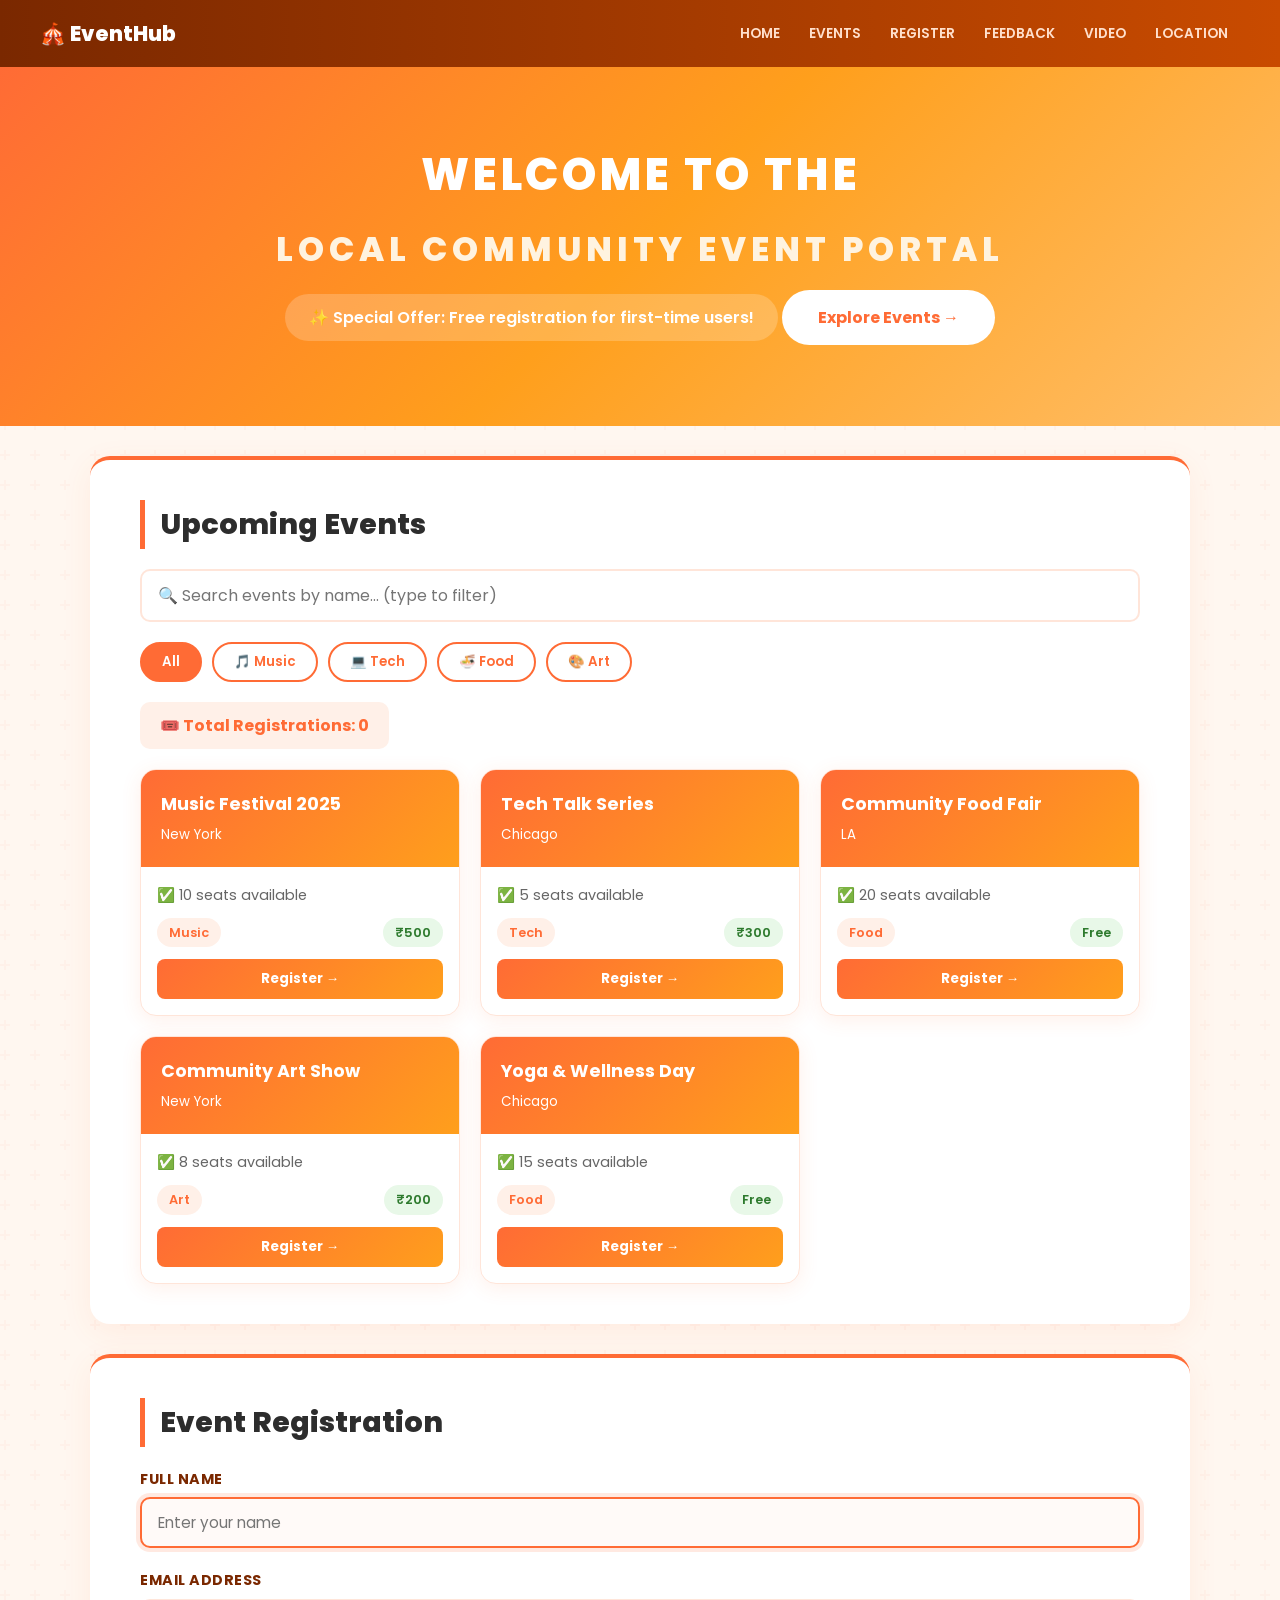
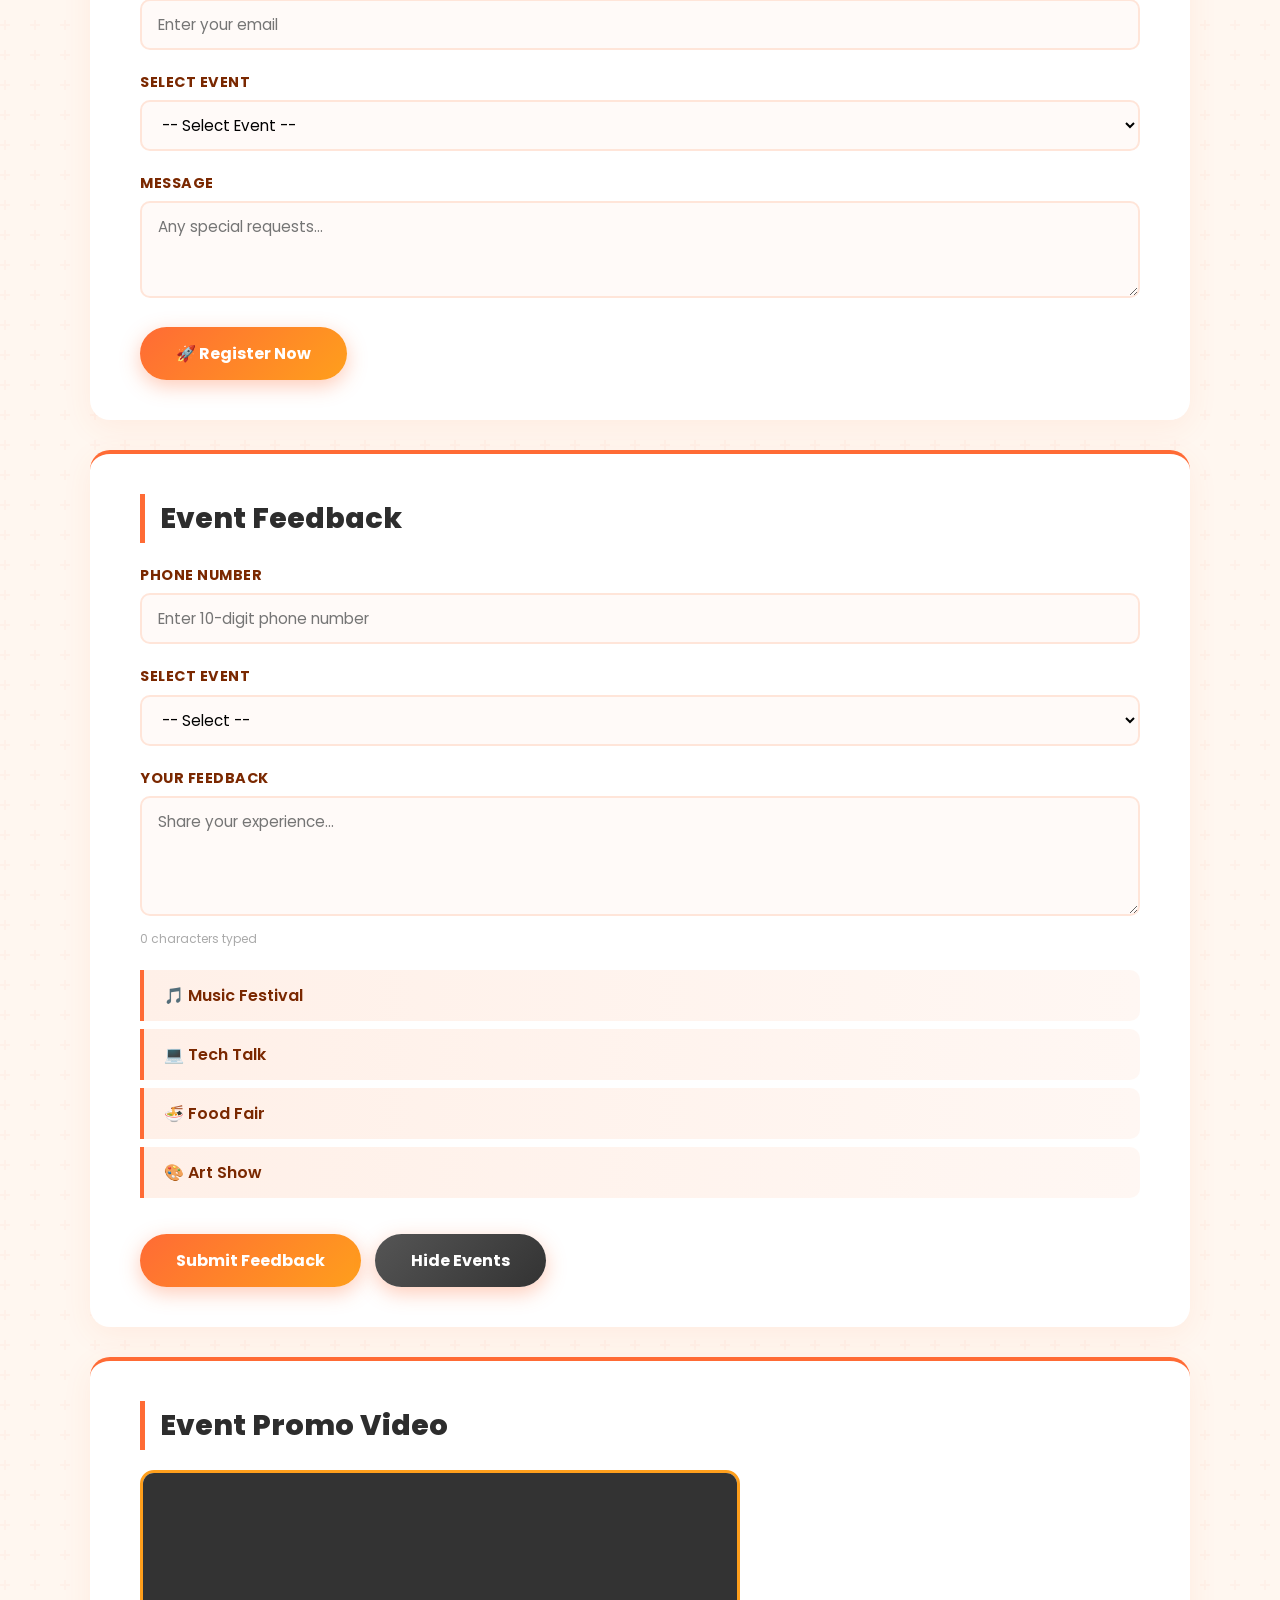
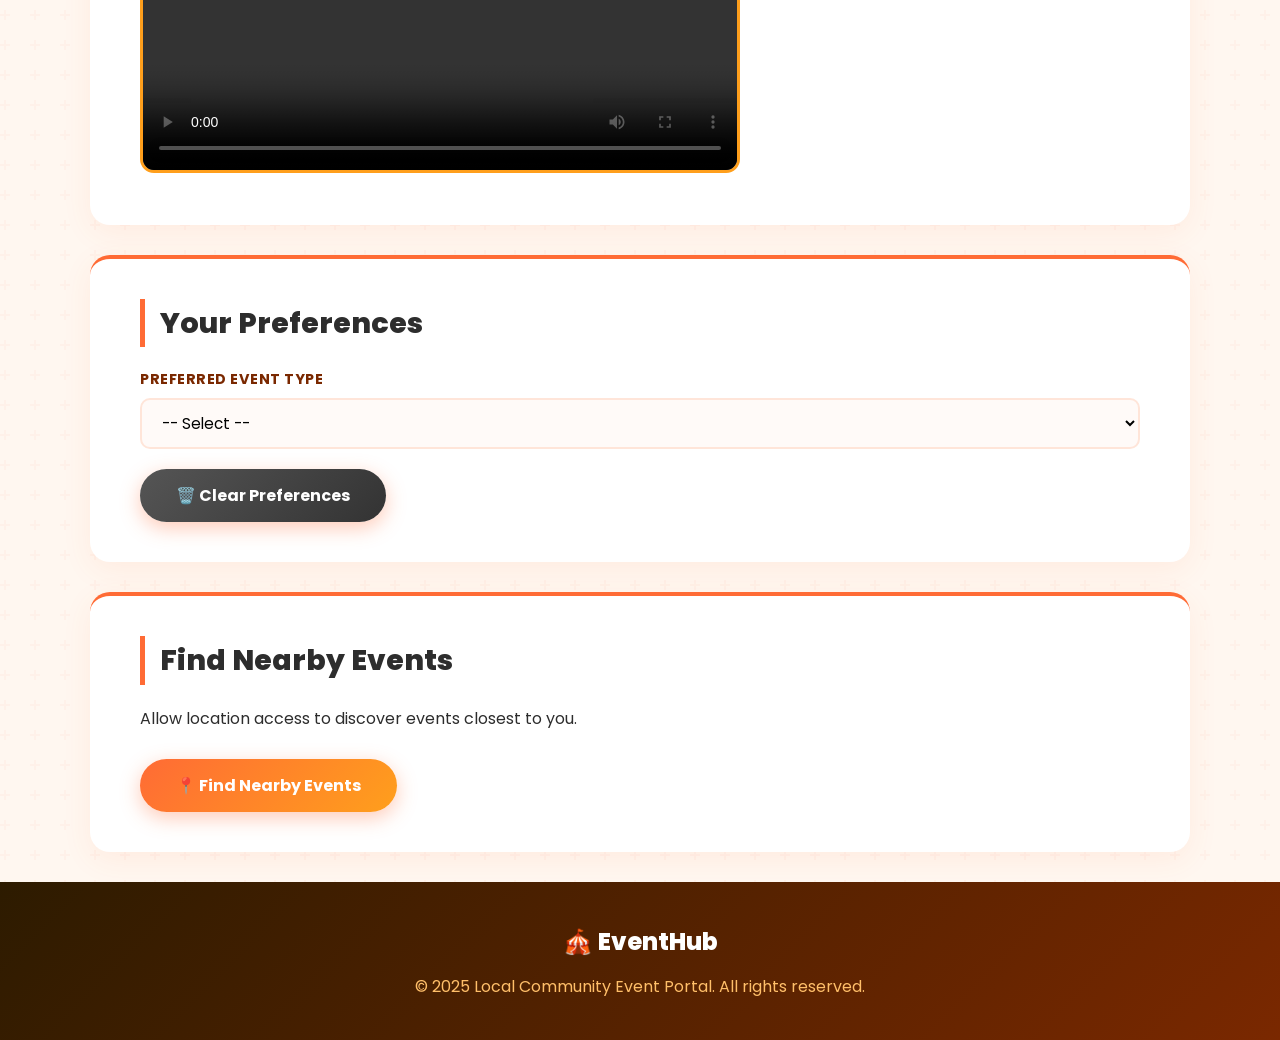
<file: CTS-Digital-Nurture-5.0/Module 1-JavaScript/index.html>
<!DOCTYPE html>
<html lang="en">
<head>
  <meta charset="UTF-8" />
  <meta name="viewport" content="width=device-width, initial-scale=1.0" />
  <title>Local Community Event Portal</title>
  <link href="https://fonts.googleapis.com/css2?family=Poppins:wght@400;600;700;800&display=swap" rel="stylesheet">
  <!-- Exercise 14: jQuery -->
  <script src="https://code.jquery.com/jquery-3.7.1.min.js"></script>
  <style>
    * { margin: 0; padding: 0; box-sizing: border-box; }
    body { font-family: 'Poppins', sans-serif; background-color: #fff7f0; background-image: url("data:image/svg+xml,%3Csvg width='60' height='60' viewBox='0 0 60 60' xmlns='http://www.w3.org/2000/svg'%3E%3Cg fill='none' fill-rule='evenodd'%3E%3Cg fill='%23ff6b35' fill-opacity='0.04'%3E%3Cpath d='M36 34v-4h-2v4h-4v2h4v4h2v-4h4v-2h-4zm0-30V0h-2v4h-4v2h4v4h2V6h4V4h-4zM6 34v-4H4v4H0v2h4v4h2v-4h4v-2H6zM6 4V0H4v4H0v2h4v4h2V6h4V4H6z'/%3E%3C/g%3E%3C/g%3E%3C/svg%3E"); color: #2d2d2d; line-height: 1.7; }
    nav { background: linear-gradient(90deg, #7a2800, #c94b00, #7a2800); background-size: 200%; padding: 16px 40px; display: flex; justify-content: space-between; align-items: center; position: sticky; top: 0; z-index: 100; }
    .nav-brand { color: white; font-size: 1.3rem; font-weight: 800; }
    .nav-links { display: flex; gap: 5px; flex-wrap: wrap; }
    .nav-links a { color: #ffe0cc; text-decoration: none; padding: 6px 12px; border-radius: 6px; font-weight: 600; font-size: 0.85rem; text-transform: uppercase; transition: all 0.3s; }
    .nav-links a:hover { background: rgba(255,255,255,0.2); color: white; }
    #welcomeBanner { background: linear-gradient(135deg, #ff6b35 0%, #ff9f1c 50%, #ffbf69 100%); color: white; padding: 70px 40px; text-align: center; position: relative; overflow: hidden; }
    #welcomeBanner h1 { font-size: 2.8rem; font-weight: 800; text-transform: uppercase; letter-spacing: 3px; }
    .highlight { color: #fff3e0; display: block; font-size: 0.75em; letter-spacing: 5px; margin-top: 8px; }
    .special-offer { background: rgba(255,255,255,0.2); display: inline-block; padding: 10px 24px; border-radius: 30px; margin: 15px 0; font-weight: 600; }
    .hero-btn { display: inline-block; background: white; color: #ff6b35; padding: 14px 36px; border-radius: 50px; font-weight: 700; text-decoration: none; margin-top: 10px; transition: all 0.3s; }
    .hero-btn:hover { transform: translateY(-3px); box-shadow: 0 12px 30px rgba(0,0,0,0.2); }
    section { max-width: 1100px; margin: 30px auto; background: white; padding: 40px 50px; border-radius: 20px; box-shadow: 0 8px 30px rgba(255,107,53,0.08); border-top: 4px solid #ff6b35; }
    h2 { font-size: 1.8rem; font-weight: 800; border-left: 5px solid #ff6b35; padding-left: 15px; margin-bottom: 20px; }
    .form-group { margin-bottom: 20px; }
    .form-group label { display: block; font-weight: 700; color: #7a2800; margin-bottom: 6px; font-size: 0.9rem; text-transform: uppercase; letter-spacing: 0.5px; }
    .form-group input, .form-group select, .form-group textarea { width: 100%; padding: 12px 16px; border: 2px solid #ffe5d9; border-radius: 10px; font-size: 0.95rem; font-family: 'Poppins', sans-serif; background: #fffaf8; transition: border 0.3s; }
    .form-group input:focus, .form-group select:focus, .form-group textarea:focus { outline: none; border-color: #ff6b35; box-shadow: 0 0 0 4px rgba(255,107,53,0.15); }
    .cta-button { background: linear-gradient(135deg, #ff6b35, #ff9f1c); color: white; border: none; padding: 14px 36px; font-size: 1rem; font-weight: 700; border-radius: 50px; cursor: pointer; font-family: 'Poppins', sans-serif; box-shadow: 0 6px 20px rgba(255,107,53,0.35); transition: all 0.3s; }
    .cta-button:hover { transform: translateY(-3px); }
    .error-msg { color: #cc0000; font-size: 0.82rem; margin-top: 4px; display: none; }
    #confirmOutput { display: none; margin-top: 15px; background: #e8f8e8; color: #2d7a2d; padding: 12px 20px; border-radius: 10px; font-weight: 600; border-left: 4px solid #2d7a2d; }
    #searchBox { width: 100%; padding: 12px 16px; border: 2px solid #ffe5d9; border-radius: 10px; font-size: 1rem; font-family: 'Poppins', sans-serif; margin-bottom: 20px; }
    #searchBox:focus { outline: none; border-color: #ff6b35; }
    #loadingSpinner { display: none; text-align: center; padding: 20px; color: #ff6b35; font-weight: 700; }
    .event-cards-grid { display: grid; grid-template-columns: repeat(auto-fill, minmax(280px, 1fr)); gap: 20px; }
    .event-card { background: white; border-radius: 16px; overflow: hidden; box-shadow: 0 4px 20px rgba(255,107,53,0.1); border: 1px solid #ffe5d9; transition: all 0.3s; }
    .event-card:hover { transform: translateY(-5px); box-shadow: 0 12px 30px rgba(255,107,53,0.2); }
    .event-card-header { background: linear-gradient(135deg, #ff6b35, #ff9f1c); padding: 20px; color: white; }
    .event-card-header h3 { font-size: 1.1rem; font-weight: 700; margin: 0; }
    .event-card-body { padding: 16px; }
    .event-card-body p { color: #666; font-size: 0.9rem; margin-bottom: 10px; }
    .event-meta { display: flex; justify-content: space-between; align-items: center; }
    .event-badge { background: #fff0e8; color: #ff6b35; padding: 4px 12px; border-radius: 20px; font-size: 0.8rem; font-weight: 600; }
    .seats-badge { background: #e8f8e8; color: #2d7a2d; padding: 4px 12px; border-radius: 20px; font-size: 0.8rem; font-weight: 600; }
    .register-btn { width: 100%; margin-top: 12px; padding: 10px; background: linear-gradient(135deg, #ff6b35, #ff9f1c); color: white; border: none; border-radius: 8px; font-weight: 700; cursor: pointer; font-family: 'Poppins', sans-serif; transition: all 0.3s; }
    .register-btn:hover { opacity: 0.9; }
    .register-btn:disabled { background: #ccc; cursor: not-allowed; }
    #totalRegistrations { background: #fff0e8; color: #ff6b35; padding: 10px 20px; border-radius: 10px; font-weight: 700; margin-bottom: 20px; display: inline-block; }
    .filter-bar { display: flex; gap: 10px; flex-wrap: wrap; margin-bottom: 20px; }
    .filter-btn { padding: 8px 20px; border: 2px solid #ff6b35; border-radius: 20px; background: white; color: #ff6b35; font-weight: 600; cursor: pointer; font-family: 'Poppins', sans-serif; transition: all 0.3s; }
    .filter-btn.active, .filter-btn:hover { background: #ff6b35; color: white; }
    .event-list-ul { list-style: none; padding: 0; }
    .event-list-ul li { padding: 12px 20px; margin: 8px 0; background: linear-gradient(90deg, #fff0e8, #fff7f3); border-left: 4px solid #ff6b35; border-radius: 0 10px 10px 0; font-weight: 600; color: #7a2800; transition: all 0.2s; }
    .event-list-ul li:hover { transform: translateX(5px); }
    #charCount { font-size: 12px; color: #aaa; margin-top: 5px; }
    #feeDisplay { color: #ff6b35; font-weight: 700; margin-top: 8px; }
    #locationResult { margin-top: 15px; background: #fff0e8; color: #7a2800; padding: 12px 20px; border-radius: 10px; font-weight: 600; display: none; }
    video { width: 100%; max-width: 600px; border-radius: 14px; border: 3px solid #ff9f1c; display: block; }
    #videoMsg { color: #2d7a2d; font-weight: 700; margin-top: 12px; }
    footer { background: linear-gradient(135deg, #2d1b00, #7a2800); color: white; padding: 40px 20px; text-align: center; }
    footer p { color: #ffbf69; }
    .footer-brand { font-size: 1.5rem; font-weight: 800; color: white; margin-bottom: 10px; }
    @media (max-width: 768px) {
      nav { flex-direction: column; gap: 12px; padding: 16px 20px; }
      #welcomeBanner h1 { font-size: 1.6rem; }
      section { padding: 25px 20px; margin: 15px 10px; }
    }
  </style>
</head>
<body>

  <!-- Exercise 1: script src in HTML -->
  <script src="main.js" defer></script>

  <nav>
    <div class="nav-brand">🎪 EventHub</div>
    <div class="nav-links">
      <a href="#home">Home</a>
      <a href="#events">Events</a>
      <a href="#register">Register</a>
      <a href="#feedback">Feedback</a>
      <a href="#video">Video</a>
      <a href="#location">Location</a>
    </div>
  </nav>

  <div id="welcomeBanner">
    <h1>Welcome to the <span class="highlight">Local Community Event Portal</span></h1>
    <p class="special-offer">✨ Special Offer: Free registration for first-time users!</p>
    <a href="#events" class="hero-btn">Explore Events →</a>
  </div>

  <!-- Exercise 7 & 8: DOM + Event Handling — Events Section -->
  <section id="events">
    <h2>Upcoming Events</h2>

    <!-- Exercise 8: keydown quick search -->
    <input type="text" id="searchBox" placeholder="🔍 Search events by name... (type to filter)" />

    <!-- Exercise 8: Filter buttons onchange equivalent -->
    <div class="filter-bar">
      <button class="filter-btn active" onclick="filterEvents('All')">All</button>
      <button class="filter-btn" onclick="filterEvents('Music')">🎵 Music</button>
      <button class="filter-btn" onclick="filterEvents('Tech')">💻 Tech</button>
      <button class="filter-btn" onclick="filterEvents('Food')">🍜 Food</button>
      <button class="filter-btn" onclick="filterEvents('Art')">🎨 Art</button>
    </div>

    <div id="totalRegistrations">🎟️ Total Registrations: 0</div>
    <div id="loadingSpinner">⏳ Loading events...</div>
    <div id="eventCardsGrid" class="event-cards-grid"></div>
  </section>

  <!-- Exercise 11: Forms -->
  <section id="register">
    <h2>Event Registration</h2>
    <form id="registrationForm">
      <div class="form-group">
        <label>Full Name</label>
        <input type="text" id="regName" placeholder="Enter your name" autofocus />
        <span class="error-msg" id="nameError">⚠️ Name is required</span>
      </div>
      <div class="form-group">
        <label>Email Address</label>
        <input type="email" id="regEmail" placeholder="Enter your email" />
        <span class="error-msg" id="emailError">⚠️ Valid email is required</span>
      </div>
      <div class="form-group">
        <label>Select Event</label>
        <select id="regEvent">
          <option value="">-- Select Event --</option>
          <option value="Music">🎵 Music Festival — ₹500</option>
          <option value="Tech">💻 Tech Talk — ₹300</option>
          <option value="Food">🍜 Food Fair — Free</option>
          <option value="Art">🎨 Art Show — ₹200</option>
        </select>
        <span class="error-msg" id="eventError">⚠️ Please select an event</span>
      </div>
      <div class="form-group">
        <label>Message</label>
        <textarea id="regMessage" placeholder="Any special requests..." rows="3"></textarea>
      </div>
      <button type="button" class="cta-button" id="registerBtn">🚀 Register Now</button>
      <div id="confirmOutput">🎉 Thank you! You have successfully registered.</div>
    </form>
  </section>

  <!-- Exercise 8 & 12: Feedback + Fetch API -->
  <section id="feedback">
    <h2>Event Feedback</h2>
    <div class="form-group">
      <label>Phone Number</label>
      <input type="text" id="phone" placeholder="Enter 10-digit phone number" />
    </div>
    <div class="form-group">
      <label>Select Event</label>
      <select id="feedbackEventSelect">
        <option value="">-- Select --</option>
        <option value="Music">🎵 Music Festival</option>
        <option value="Tech">💻 Tech Talk</option>
        <option value="Food">🍜 Food Fair</option>
      </select>
      <p id="feeDisplay"></p>
    </div>
    <div class="form-group">
      <label>Your Feedback</label>
      <textarea id="feedbackText" placeholder="Share your experience..." rows="4"></textarea>
      <p id="charCount">0 characters typed</p>
    </div>

    <ul class="event-list-ul" id="eventList">
      <li>🎵 Music Festival</li>
      <li>💻 Tech Talk</li>
      <li>🍜 Food Fair</li>
      <li>🎨 Art Show</li>
    </ul>

    <br/>
    <!-- Exercise 14: jQuery buttons -->
    <button class="cta-button" id="submitFeedbackBtn">Submit Feedback</button>
    <button class="cta-button" id="toggleCardsBtn" style="margin-left:10px; background: linear-gradient(135deg,#555,#333);">Hide Events</button>
  </section>

  <!-- Video -->
  <section id="video">
    <h2>Event Promo Video</h2>
    <video controls id="promoVideo">
      <source src="https://www.w3schools.com/html/mov_bbb.mp4" type="video/mp4" />
    </video>
    <p id="videoMsg"></p>
  </section>

  <!-- Preferences -->
  <section id="preferences">
    <h2>Your Preferences</h2>
    <div class="form-group">
      <label>Preferred Event Type</label>
      <select id="prefEvent">
        <option value="">-- Select --</option>
        <option value="Music">🎵 Music</option>
        <option value="Tech">💻 Tech</option>
        <option value="Food">🍜 Food</option>
      </select>
    </div>
    <p id="prefMsg"></p>
    <button class="cta-button" id="clearPrefBtn" style="background: linear-gradient(135deg,#555,#333);">🗑️ Clear Preferences</button>
  </section>

  <!-- Geolocation -->
  <section id="location">
    <h2>Find Nearby Events</h2>
    <p>Allow location access to discover events closest to you.</p>
    <br/>
    <button class="cta-button" id="locationBtn">📍 Find Nearby Events</button>
    <div id="locationResult"></div>
  </section>

  <footer>
    <p class="footer-brand">🎪 EventHub</p>
    <p>© 2025 Local Community Event Portal. All rights reserved.</p>
  </footer>

</body>
</html>
</file>
